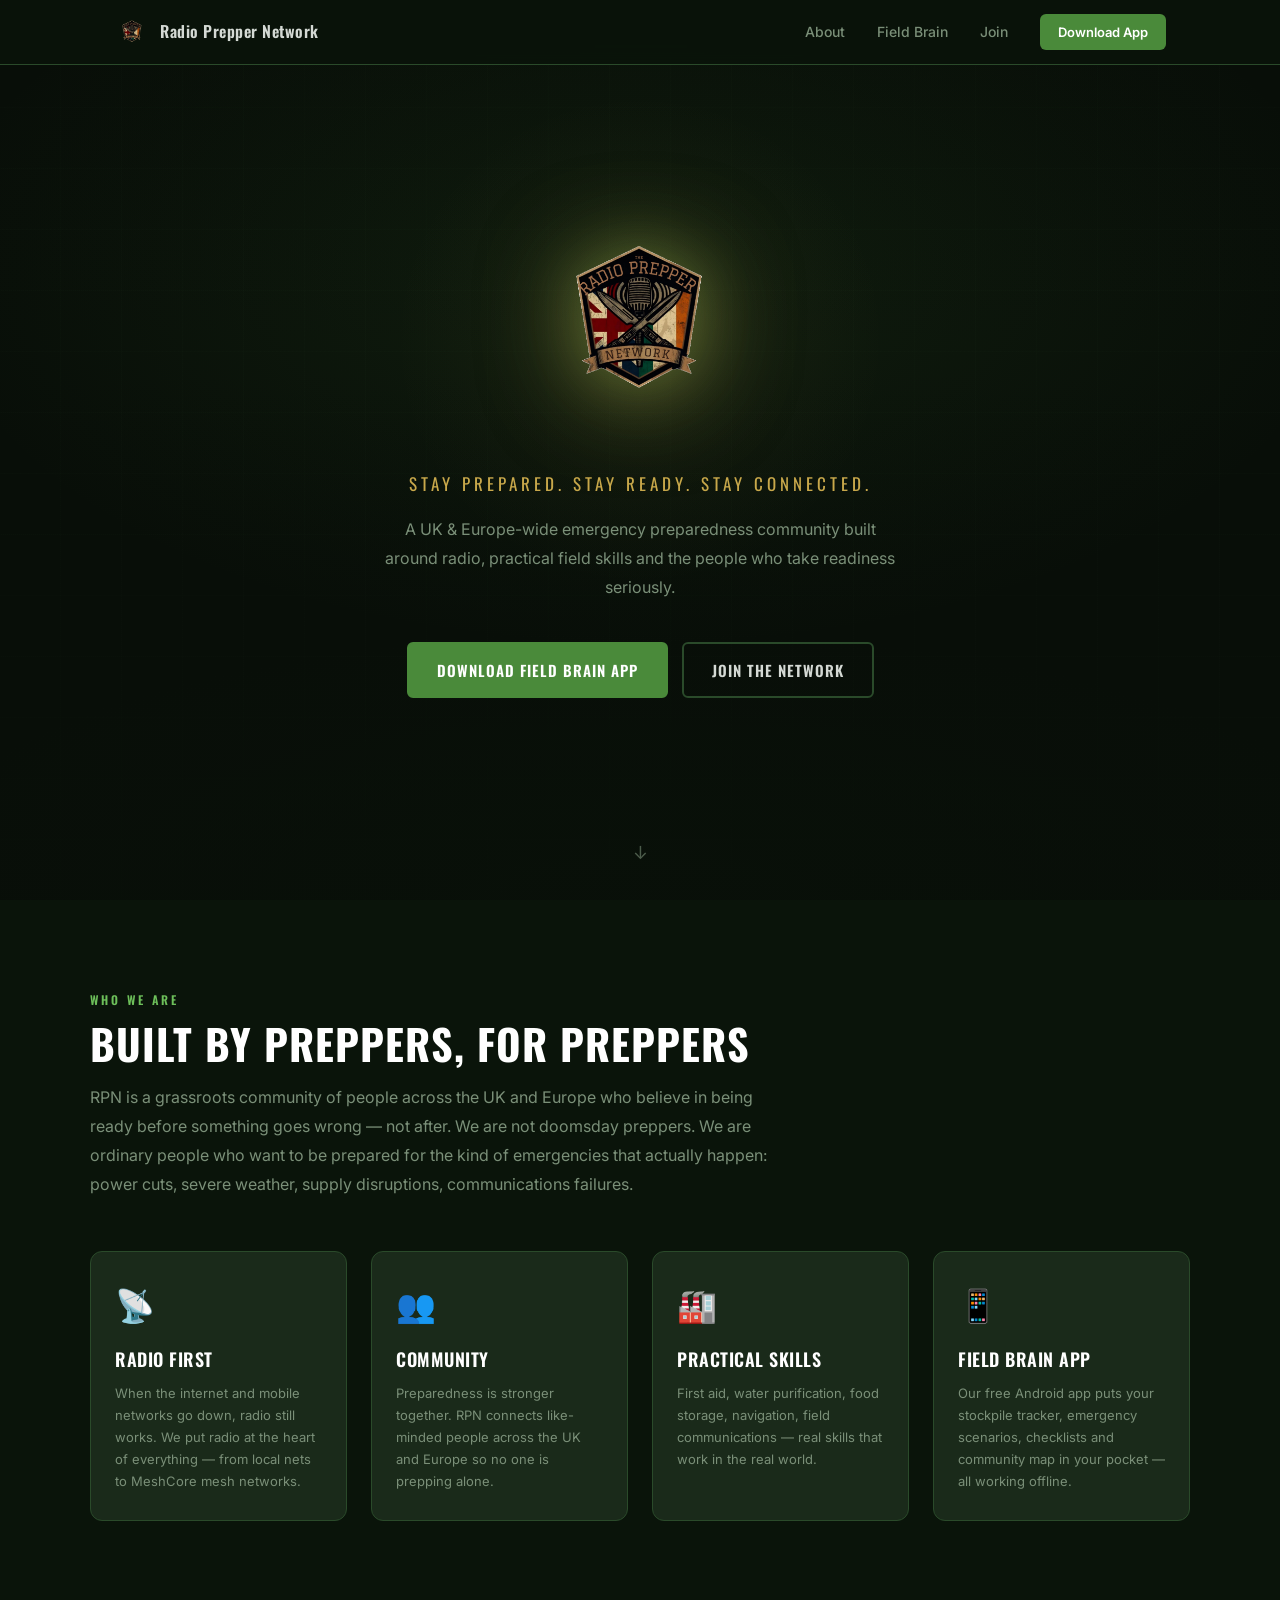
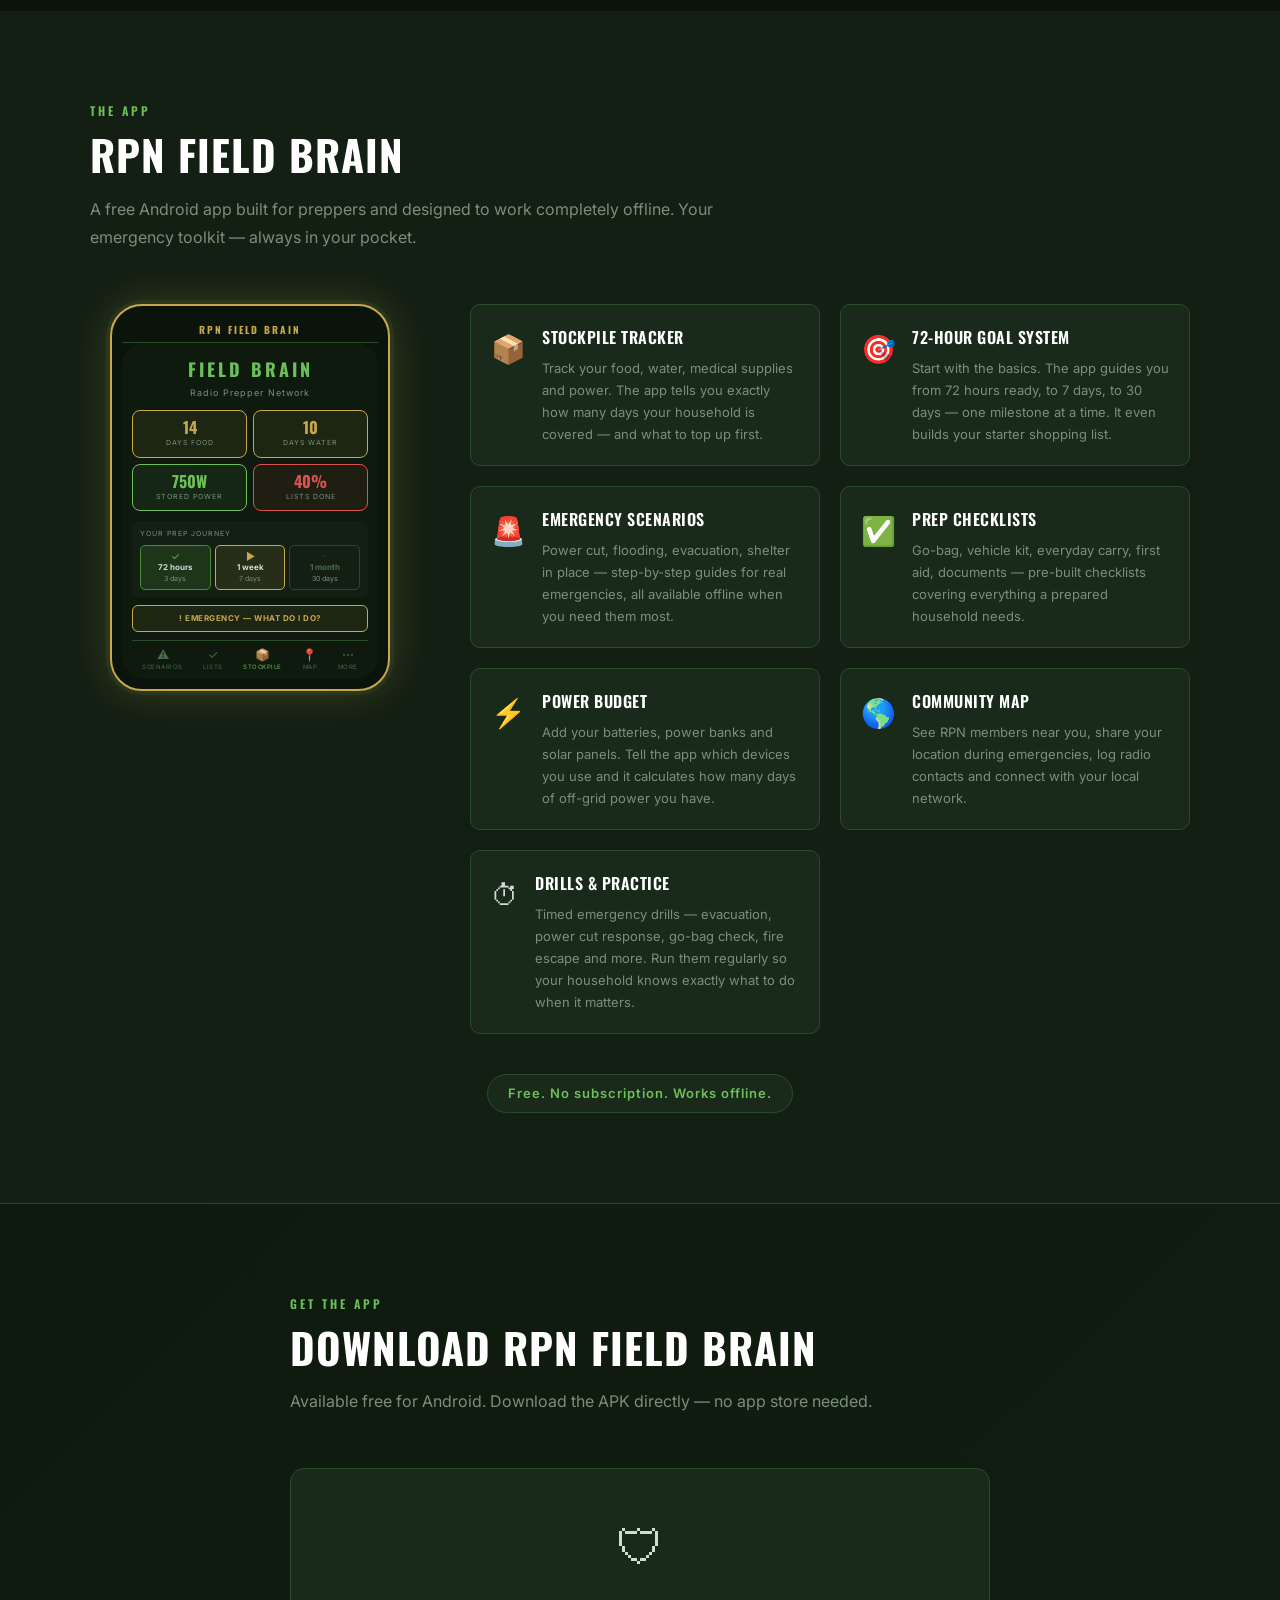
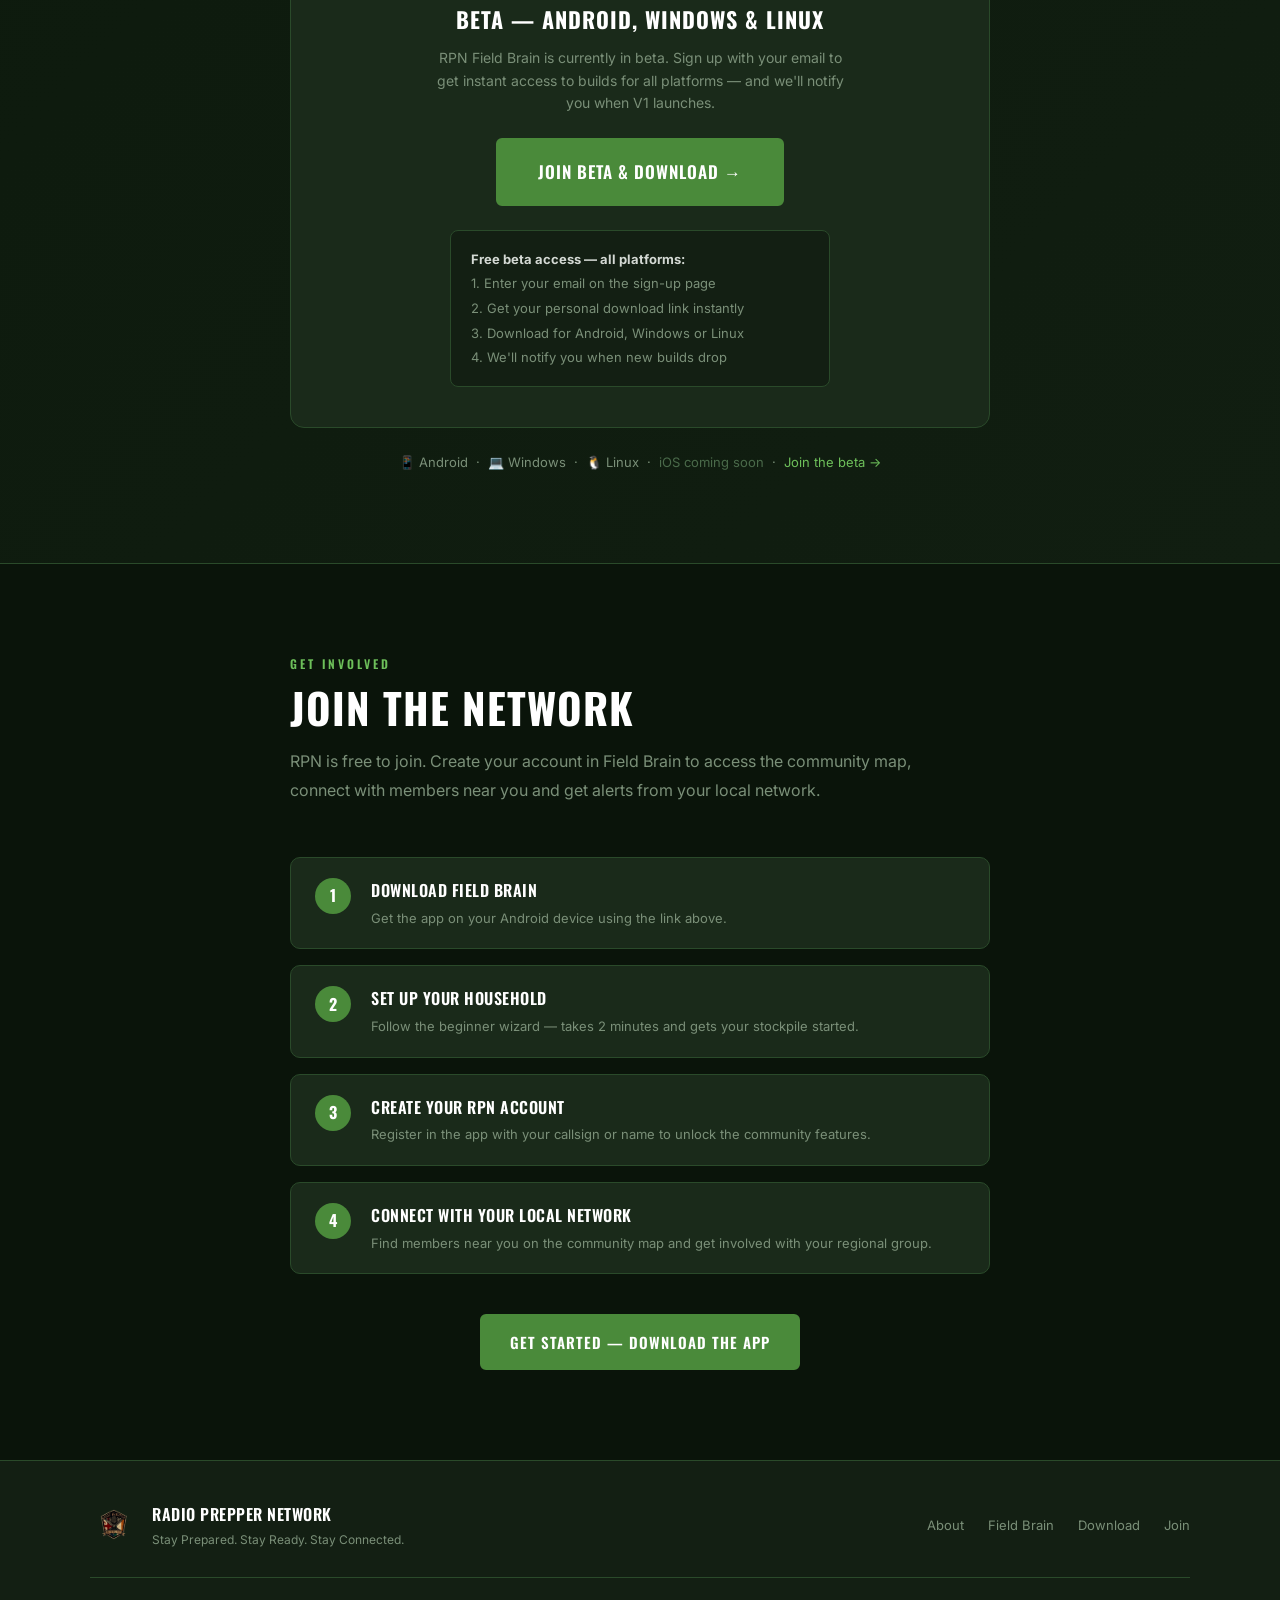
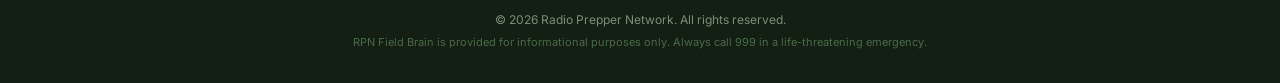
<file: index.html>
﻿<!DOCTYPE html>
<html lang="en">
<head>
    <meta charset="UTF-8">
    <meta name="viewport" content="width=device-width, initial-scale=1.0">
    <title>Radio Prepper Network — Stay Prepared, Stay Ready, Stay Connected</title>
    <meta name="description" content="The Radio Prepper Network is a UK and Europe-wide emergency preparedness community built around radio, field skills and the RPN Field Brain app.">
    <link rel="stylesheet" href="css/style.css">
    <link rel="preconnect" href="https://fonts.googleapis.com">
    <link href="https://fonts.googleapis.com/css2?family=Oswald:wght@400;600;700&family=Inter:wght@400;500;600&display=swap" rel="stylesheet">
</head>
<body>

<!-- NAV -->
<nav class="nav">
    <div class="nav-inner">
        <a href="#" class="nav-logo">
            <img src="img/rpn-logo.png" alt="RPN Logo" class="nav-logo-img">
            <span class="nav-logo-text">Radio Prepper Network</span>
        </a>
        <div class="nav-links">
            <a href="#about">About</a>
            <a href="#app">Field Brain</a>
            <a href="#join">Join</a>
            <a href="#download" class="nav-cta">Download App</a>
        </div>
        <button class="nav-hamburger" onclick="toggleMenu()" aria-label="Menu">
            <span></span><span></span><span></span>
        </button>
    </div>
    <div class="nav-mobile" id="nav-mobile">
        <a href="#about" onclick="toggleMenu()">About</a>
        <a href="#app" onclick="toggleMenu()">Field Brain</a>
        <a href="#join" onclick="toggleMenu()">Join</a>
        <a href="#download" onclick="toggleMenu()">Download App</a>
    </div>
</nav>

<!-- HERO -->
<section class="hero">
    <div class="hero-overlay"></div>
    <div class="hero-inner">
        <img src="img/rpn-logo.png" alt="Radio Prepper Network" class="hero-logo">
        <p class="hero-tagline">Stay Prepared. Stay Ready. Stay Connected.</p>
        <p class="hero-sub">A UK &amp; Europe-wide emergency preparedness community built around radio, practical field skills and the people who take readiness seriously.</p>
        <div class="hero-btns">
            <a href="#download" class="btn btn-primary">Download Field Brain App</a>
            <a href="#join" class="btn btn-outline">Join the Network</a>
        </div>
    </div>
    <div class="hero-scroll">
        <span>&#8595;</span>
    </div>
</section>

<!-- ABOUT -->
<section class="section" id="about">
    <div class="container">
        <div class="section-label">Who We Are</div>
        <h2 class="section-title">Built by preppers, for preppers</h2>
        <p class="section-intro">RPN is a grassroots community of people across the UK and Europe who believe in being ready before something goes wrong — not after. We are not doomsday preppers. We are ordinary people who want to be prepared for the kind of emergencies that actually happen: power cuts, severe weather, supply disruptions, communications failures.</p>

        <div class="pillars">
            <div class="pillar">
                <div class="pillar-icon">&#128225;</div>
                <h3>Radio First</h3>
                <p>When the internet and mobile networks go down, radio still works. We put radio at the heart of everything — from local nets to MeshCore mesh networks.</p>
            </div>
            <div class="pillar">
                <div class="pillar-icon">&#128101;</div>
                <h3>Community</h3>
                <p>Preparedness is stronger together. RPN connects like-minded people across the UK and Europe so no one is prepping alone.</p>
            </div>
            <div class="pillar">
                <div class="pillar-icon">&#127981;</div>
                <h3>Practical Skills</h3>
                <p>First aid, water purification, food storage, navigation, field communications — real skills that work in the real world.</p>
            </div>
            <div class="pillar">
                <div class="pillar-icon">&#128241;</div>
                <h3>Field Brain App</h3>
                <p>Our free Android app puts your stockpile tracker, emergency scenarios, checklists and community map in your pocket — all working offline.</p>
            </div>
        </div>
    </div>
</section>

<!-- APP -->
<section class="section section-dark" id="app">
    <div class="container">
        <div class="section-label">The App</div>
        <h2 class="section-title">RPN Field Brain</h2>
        <p class="section-intro">A free Android app built for preppers and designed to work completely offline. Your emergency toolkit &mdash; always in your pocket.</p>

        <div class="app-preview">
            <div class="phone-mockup">
                <div class="phone-frame">
                    <div class="phone-status-bar">RPN FIELD BRAIN</div>
                    <div class="phone-screen">
                        <div class="mock-title">FIELD BRAIN</div>
                        <div class="mock-sub">Radio Prepper Network</div>
                        <div class="mock-cards">
                            <div class="mock-card mock-card-amber">
                                <div class="mock-card-val">14</div>
                                <div class="mock-card-label">DAYS FOOD</div>
                            </div>
                            <div class="mock-card mock-card-amber">
                                <div class="mock-card-val">10</div>
                                <div class="mock-card-label">DAYS WATER</div>
                            </div>
                            <div class="mock-card mock-card-green">
                                <div class="mock-card-val">750W</div>
                                <div class="mock-card-label">STORED POWER</div>
                            </div>
                            <div class="mock-card mock-card-red">
                                <div class="mock-card-val">40%</div>
                                <div class="mock-card-label">LISTS DONE</div>
                            </div>
                        </div>
                        <div class="mock-journey">
                            <div class="mock-journey-label">YOUR PREP JOURNEY</div>
                            <div class="mock-milestones">
                                <div class="mock-ms mock-ms-done">
                                    <div class="mock-ms-icon">&#10003;</div>
                                    <div class="mock-ms-name">72 hours</div>
                                    <div class="mock-ms-days">3 days</div>
                                </div>
                                <div class="mock-ms mock-ms-active">
                                    <div class="mock-ms-icon">&#9654;</div>
                                    <div class="mock-ms-name">1 week</div>
                                    <div class="mock-ms-days">7 days</div>
                                </div>
                                <div class="mock-ms mock-ms-locked">
                                    <div class="mock-ms-icon">&#183;</div>
                                    <div class="mock-ms-name">1 month</div>
                                    <div class="mock-ms-days">30 days</div>
                                </div>
                            </div>
                        </div>
                        <div class="mock-emergency">! EMERGENCY &mdash; WHAT DO I DO?</div>
                        <div class="mock-nav">
                            <div class="mock-nav-item">&#9888;<br><span>SCENARIOS</span></div>
                            <div class="mock-nav-item">&#10003;<br><span>LISTS</span></div>
                            <div class="mock-nav-item mock-nav-active">&#128230;<br><span>STOCKPILE</span></div>
                            <div class="mock-nav-item">&#128205;<br><span>MAP</span></div>
                            <div class="mock-nav-item">&#8943;<br><span>MORE</span></div>
                        </div>
                    </div>
                </div>
            </div>
            <div class="features features-compact">
            <div class="feature">
                <div class="feature-icon">&#128230;</div>
                <div class="feature-body">
                    <h4>Stockpile Tracker</h4>
                    <p>Track your food, water, medical supplies and power. The app tells you exactly how many days your household is covered — and what to top up first.</p>
                </div>
            </div>
            <div class="feature">
                <div class="feature-icon">&#127919;</div>
                <div class="feature-body">
                    <h4>72-Hour Goal System</h4>
                    <p>Start with the basics. The app guides you from 72 hours ready, to 7 days, to 30 days — one milestone at a time. It even builds your starter shopping list.</p>
                </div>
            </div>
            <div class="feature">
                <div class="feature-icon">&#128680;</div>
                <div class="feature-body">
                    <h4>Emergency Scenarios</h4>
                    <p>Power cut, flooding, evacuation, shelter in place — step-by-step guides for real emergencies, all available offline when you need them most.</p>
                </div>
            </div>
            <div class="feature">
                <div class="feature-icon">&#9989;</div>
                <div class="feature-body">
                    <h4>Prep Checklists</h4>
                    <p>Go-bag, vehicle kit, everyday carry, first aid, documents — pre-built checklists covering everything a prepared household needs.</p>
                </div>
            </div>
            <div class="feature">
                <div class="feature-icon">&#9889;</div>
                <div class="feature-body">
                    <h4>Power Budget</h4>
                    <p>Add your batteries, power banks and solar panels. Tell the app which devices you use and it calculates how many days of off-grid power you have.</p>
                </div>
            </div>
            <div class="feature">
                <div class="feature-icon">&#127758;</div>
                <div class="feature-body">
                    <h4>Community Map</h4>
                    <p>See RPN members near you, share your location during emergencies, log radio contacts and connect with your local network.</p>
                </div>
            </div>
            <div class="feature">
                <div class="feature-icon">&#9201;</div>
                <div class="feature-body">
                    <h4>Drills &amp; Practice</h4>
                    <p>Timed emergency drills — evacuation, power cut response, go-bag check, fire escape and more. Run them regularly so your household knows exactly what to do when it matters.</p>
                </div>
            </div>
        </div>

            </div>
        </div>

        <div class="app-badges">
            <div class="badge-note">Free. No subscription. Works offline.</div>
        </div>
    </div>
</section>

<!-- DOWNLOAD -->
<section class="section section-accent" id="download">
    <div class="container container-narrow">
        <div class="section-label">Get the App</div>
        <h2 class="section-title">Download RPN Field Brain</h2>
        <p class="section-intro">Available free for Android. Download the APK directly — no app store needed.</p>

        <div class="download-box">
            <div class="download-icon">&#128737;</div>
            <h3>Beta — Android, Windows &amp; Linux</h3>
            <p>RPN Field Brain is currently in beta. Sign up with your email to get instant access to builds for all platforms — and we'll notify you when V1 launches.</p>
            <a href="beta.html" class="btn btn-primary btn-large">Join Beta &amp; Download &rarr;</a>
            <div class="download-note">
                <strong>Free beta access — all platforms:</strong><br>
                1. Enter your email on the sign-up page<br>
                2. Get your personal download link instantly<br>
                3. Download for Android, Windows or Linux<br>
                4. We'll notify you when new builds drop
            </div>
        </div>

        <div class="coming-soon">
            <p>&#128241; Android &nbsp;·&nbsp; &#128187; Windows &nbsp;·&nbsp; &#128039; Linux &nbsp;·&nbsp; <span style="color:#4a6a4a;">iOS coming soon</span> &nbsp;·&nbsp; <a href="beta.html" style="color:var(--green-bright);text-decoration:none;">Join the beta &rarr;</a></p>
        </div>
    </div>
</section>

<!-- JOIN -->
<section class="section" id="join">
    <div class="container container-narrow">
        <div class="section-label">Get Involved</div>
        <h2 class="section-title">Join the Network</h2>
        <p class="section-intro">RPN is free to join. Create your account in Field Brain to access the community map, connect with members near you and get alerts from your local network.</p>

        <div class="join-steps">
            <div class="join-step">
                <div class="step-num">1</div>
                <div class="step-body">
                    <h4>Download Field Brain</h4>
                    <p>Get the app on your Android device using the link above.</p>
                </div>
            </div>
            <div class="join-step">
                <div class="step-num">2</div>
                <div class="step-body">
                    <h4>Set up your household</h4>
                    <p>Follow the beginner wizard — takes 2 minutes and gets your stockpile started.</p>
                </div>
            </div>
            <div class="join-step">
                <div class="step-num">3</div>
                <div class="step-body">
                    <h4>Create your RPN account</h4>
                    <p>Register in the app with your callsign or name to unlock the community features.</p>
                </div>
            </div>
            <div class="join-step">
                <div class="step-num">4</div>
                <div class="step-body">
                    <h4>Connect with your local network</h4>
                    <p>Find members near you on the community map and get involved with your regional group.</p>
                </div>
            </div>
        </div>

        <div style="text-align:center;margin-top:40px;">
            <a href="#download" class="btn btn-primary">Get Started — Download the App</a>
        </div>
    </div>
</section>

<!-- FOOTER -->
<footer class="footer">
    <div class="container">
        <div class="footer-inner">
            <div class="footer-brand">
                <img src="img/rpn-logo.png" alt="RPN" class="footer-logo">
                <div>
                    <div class="footer-name">Radio Prepper Network</div>
                    <div class="footer-tagline">Stay Prepared. Stay Ready. Stay Connected.</div>
                </div>
            </div>
            <div class="footer-links">
                <a href="#about">About</a>
                <a href="#app">Field Brain</a>
                <a href="#download">Download</a>
                <a href="#join">Join</a>
            </div>
        </div>
        <div class="footer-bottom">
            <p>&copy; 2026 Radio Prepper Network. All rights reserved.</p>
            <p style="font-size:11px;color:#4a6a4a;margin-top:4px;">RPN Field Brain is provided for informational purposes only. Always call 999 in a life-threatening emergency.</p>
        </div>
    </div>
</footer>

<script src="js/main.js"></script>
</body>
</html>
</file>
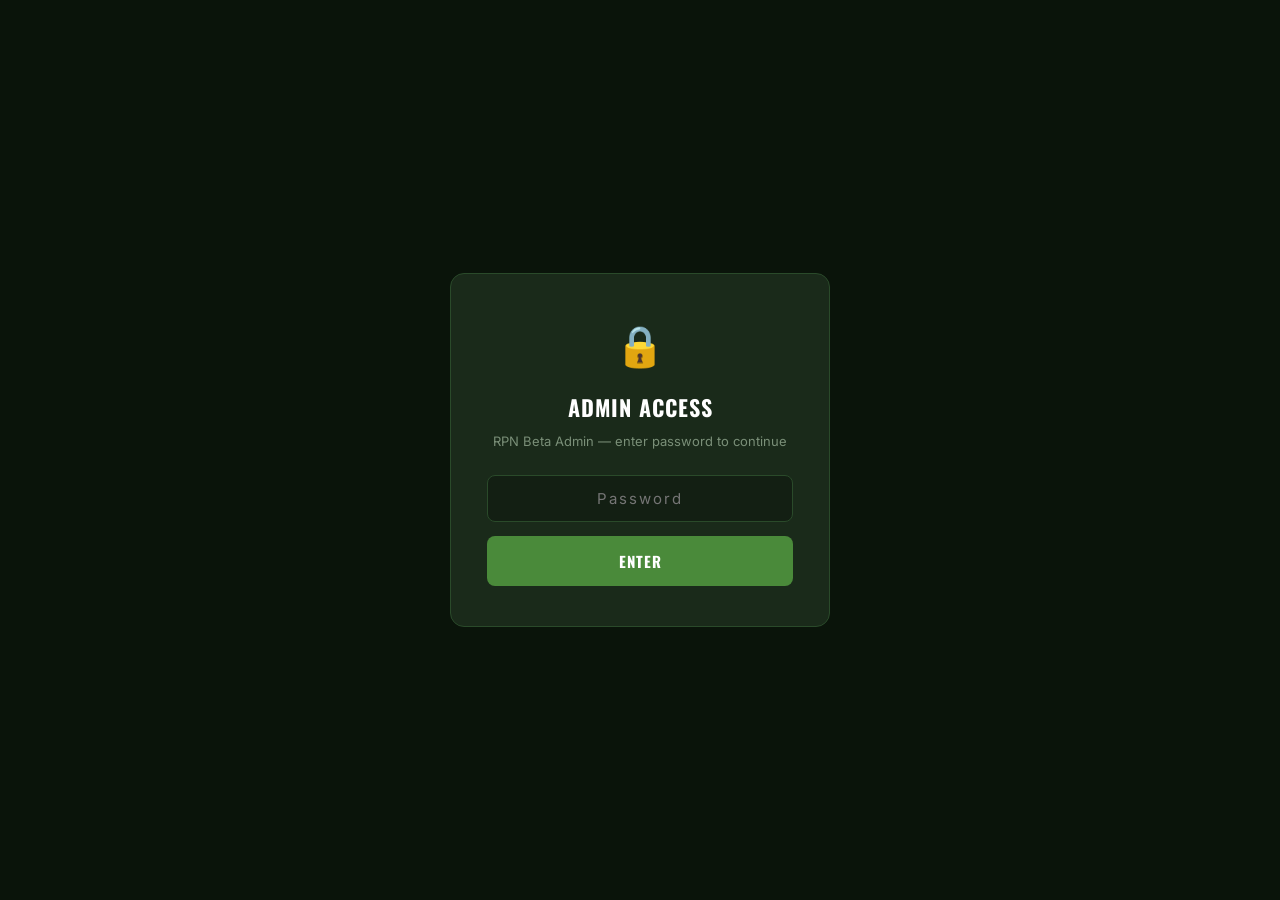
<file: admin-beta.html>
<!DOCTYPE html>
<html lang="en">
<head>
    <meta charset="UTF-8">
    <meta name="viewport" content="width=device-width, initial-scale=1.0">
    <title>RPN Beta Admin</title>
    <link rel="stylesheet" href="css/style.css">
    <link rel="preconnect" href="https://fonts.googleapis.com">
    <link href="https://fonts.googleapis.com/css2?family=Oswald:wght@400;600;700&family=Inter:wght@400;500;600&display=swap" rel="stylesheet">
    <style>
        body { padding-top: 64px; }
        .admin-main { max-width: 1100px; margin: 0 auto; padding: 40px 24px 80px; }
        .admin-header { margin-bottom: 32px; }
        .admin-header h1 {
            font-family: var(--font-heading);
            font-size: 28px;
            font-weight: 700;
            color: var(--white);
            text-transform: uppercase;
            letter-spacing: 2px;
            margin-bottom: 4px;
        }
        .admin-header p { font-size: 13px; color: var(--text-muted); }
        .stats-row { display: grid; grid-template-columns: repeat(auto-fit, minmax(160px,1fr)); gap: 14px; margin-bottom: 32px; }
        .stat-card {
            background: var(--green-surface);
            border: 1px solid var(--green-border);
            border-radius: 10px;
            padding: 20px;
        }
        .stat-val { font-family: var(--font-heading); font-size: 32px; font-weight: 700; color: var(--green-bright); line-height: 1; }
        .stat-label { font-size: 11px; color: var(--text-muted); text-transform: uppercase; letter-spacing: 1px; margin-top: 5px; }
        .toolbar {
            display: flex;
            gap: 12px;
            flex-wrap: wrap;
            align-items: center;
            margin-bottom: 20px;
        }
        .search-input {
            flex: 1;
            min-width: 200px;
            background: var(--green-surface);
            border: 1px solid var(--green-border);
            border-radius: 8px;
            padding: 11px 16px;
            font-size: 14px;
            color: var(--text);
            font-family: var(--font-body);
            outline: none;
        }
        .search-input:focus { border-color: var(--green-accent); }
        .search-input::placeholder { color: #3a5a3a; }
        .btn-export {
            background: none;
            border: 1px solid var(--green-border);
            border-radius: 8px;
            padding: 11px 20px;
            font-size: 13px;
            font-family: var(--font-body);
            color: var(--text-muted);
            cursor: pointer;
            transition: border-color 0.2s, color 0.2s;
            white-space: nowrap;
        }
        .btn-export:hover { border-color: var(--green-accent); color: var(--green-bright); }
        .btn-refresh {
            background: var(--green-accent);
            border: none;
            border-radius: 8px;
            padding: 11px 20px;
            font-size: 13px;
            font-family: var(--font-body);
            color: var(--white);
            cursor: pointer;
            white-space: nowrap;
        }
        .btn-refresh:hover { background: var(--green-bright); }
        .table-wrap {
            background: var(--green-surface);
            border: 1px solid var(--green-border);
            border-radius: 12px;
            overflow: hidden;
        }
        .data-table { width: 100%; border-collapse: collapse; font-size: 13px; }
        .data-table th {
            text-align: left;
            padding: 12px 16px;
            font-family: var(--font-heading);
            font-size: 11px;
            font-weight: 600;
            letter-spacing: 1.5px;
            text-transform: uppercase;
            color: var(--green-bright);
            background: var(--green-mid);
            border-bottom: 1px solid var(--green-border);
            cursor: pointer;
            user-select: none;
            white-space: nowrap;
        }
        .data-table th:hover { color: var(--white); }
        .data-table td {
            padding: 11px 16px;
            border-bottom: 1px solid #1a2a1a;
            color: var(--text);
            vertical-align: middle;
        }
        .data-table tr:last-child td { border-bottom: none; }
        .data-table tr:hover td { background: rgba(42,74,42,0.2); }
        .email-cell { color: var(--green-bright); font-weight: 500; }
        .dl-count {
            display: inline-block;
            background: var(--green-mid);
            border: 1px solid var(--green-border);
            border-radius: 20px;
            padding: 2px 10px;
            font-size: 11px;
            color: var(--text-muted);
        }
        .dl-count.has-dl { border-color: var(--green-accent); color: var(--green-bright); }
        .token-cell { font-size: 11px; color: #3a5a3a; font-family: monospace; max-width: 120px; overflow: hidden; text-overflow: ellipsis; white-space: nowrap; }
        .copy-btn { background: none; border: none; cursor: pointer; color: #4a6a4a; font-size: 12px; padding: 2px 4px; }
        .copy-btn:hover { color: var(--green-bright); }
        .no-results { text-align: center; padding: 48px; color: var(--text-muted); font-size: 14px; }
        .table-count { font-size: 12px; color: var(--text-muted); margin-bottom: 10px; }

        /* Password gate */
        .gate {
            position: fixed; inset: 0; background: var(--green-dark);
            display: flex; align-items: center; justify-content: center; z-index: 9999;
        }
        .gate-box {
            background: var(--green-surface);
            border: 1px solid var(--green-border);
            border-radius: 14px;
            padding: 40px 36px;
            max-width: 380px;
            width: 100%;
            text-align: center;
        }
        .gate-box h2 {
            font-family: var(--font-heading);
            font-size: 22px;
            font-weight: 700;
            color: var(--white);
            text-transform: uppercase;
            letter-spacing: 1px;
            margin-bottom: 6px;
        }
        .gate-box p { font-size: 13px; color: var(--text-muted); margin-bottom: 24px; }
        .gate-input {
            width: 100%;
            background: var(--green-mid);
            border: 1px solid var(--green-border);
            border-radius: 8px;
            padding: 13px 16px;
            font-size: 15px;
            color: var(--text);
            font-family: var(--font-body);
            outline: none;
            text-align: center;
            letter-spacing: 2px;
            margin-bottom: 14px;
        }
        .gate-input:focus { border-color: var(--green-accent); }
        .gate-btn {
            width: 100%;
            background: var(--green-accent);
            border: none;
            border-radius: 8px;
            padding: 14px;
            font-family: var(--font-heading);
            font-size: 15px;
            font-weight: 700;
            letter-spacing: 1px;
            text-transform: uppercase;
            color: var(--white);
            cursor: pointer;
        }
        .gate-btn:hover { background: var(--green-bright); }
        .gate-error { color: #e07070; font-size: 13px; margin-top: 10px; display: none; }

        @media (max-width: 768px) {
            .data-table th:nth-child(4),
            .data-table td:nth-child(4),
            .data-table th:nth-child(5),
            .data-table td:nth-child(5) { display: none; }
        }
    </style>
</head>
<body>

<!-- PASSWORD GATE -->
<div class="gate" id="gate">
    <div class="gate-box">
        <div style="font-size:40px;margin-bottom:12px;">&#128274;</div>
        <h2>Admin Access</h2>
        <p>RPN Beta Admin — enter password to continue</p>
        <input type="password" class="gate-input" id="gatePass" placeholder="Password" onkeydown="if(event.key==='Enter')checkPass()">
        <button class="gate-btn" onclick="checkPass()">Enter</button>
        <div class="gate-error" id="gateErr">Incorrect password.</div>
    </div>
</div>

<nav class="nav">
    <div class="nav-inner">
        <a href="index.html" class="nav-logo">
            <img src="img/rpn-logo.png" alt="RPN Logo" class="nav-logo-img">
            <span class="nav-logo-text">Radio Prepper Network</span>
        </a>
        <div class="nav-links">
            <a href="index.html">Website</a>
            <a href="beta.html">Beta Page</a>
        </div>
    </div>
</nav>

<div class="admin-main" id="adminContent" style="display:none;">
    <div class="admin-header">
        <h1>&#9881; Beta Admin</h1>
        <p>RPN Field Brain Beta — tester management dashboard</p>
    </div>

    <div class="stats-row" id="statsRow">
        <div class="stat-card"><div class="stat-val" id="statTotal">—</div><div class="stat-label">Total Signups</div></div>
        <div class="stat-card"><div class="stat-val" id="statToday">—</div><div class="stat-label">Signups Today</div></div>
        <div class="stat-card"><div class="stat-val" id="statDownloads">—</div><div class="stat-label">Total Downloads</div></div>
        <div class="stat-card"><div class="stat-val" id="statActive">—</div><div class="stat-label">Downloaded App</div></div>
    </div>

    <div class="toolbar">
        <input type="search" class="search-input" id="searchInput" placeholder="Search by name or email…" oninput="filterTable()">
        <button class="btn-refresh" onclick="loadData()">&#8635; Refresh</button>
        <button class="btn-export" onclick="exportCsv()">&#8659; Export CSV</button>
    </div>

    <div class="table-count" id="tableCount"></div>

    <div class="table-wrap">
        <table class="data-table">
            <thead>
                <tr>
                    <th onclick="sortBy('name')"># &nbsp;Name &#8597;</th>
                    <th onclick="sortBy('email')">Email &#8597;</th>
                    <th onclick="sortBy('signed_up_at')">Signed Up &#8597;</th>
                    <th onclick="sortBy('download_count')">Downloads &#8597;</th>
                    <th onclick="sortBy('last_downloaded_at')">Last Download &#8597;</th>
                    <th>Link</th>
                </tr>
            </thead>
            <tbody id="tableBody">
                <tr><td colspan="6" class="no-results">Loading…</td></tr>
            </tbody>
        </table>
    </div>
</div>

<script>
const API = 'https://rpn-server.onrender.com';

// ============================================================
// ADMIN CONFIG
// Set BETA_ADMIN_KEY env var on your Render service.
// The password below must match that env var value.
// ============================================================
const ADMIN_PASSWORD = 'RPNAdmin2026';
// ============================================================

let _adminKey = '';
let _allData  = [];
let _sortCol  = 'signed_up_at';
let _sortAsc  = false;

function checkPass() {
    const val = document.getElementById('gatePass').value;
    if (val === ADMIN_PASSWORD) {
        _adminKey = val;
        document.getElementById('gate').style.display = 'none';
        document.getElementById('adminContent').style.display = 'block';
        loadData();
    } else {
        document.getElementById('gateErr').style.display = 'block';
        document.getElementById('gatePass').value = '';
        document.getElementById('gatePass').focus();
    }
}

async function loadData() {
    document.getElementById('tableBody').innerHTML = '<tr><td colspan="6" class="no-results">Loading…</td></tr>';

    try {
        const res = await fetch(API + '/beta/admin/testers', {
            headers: { 'x-admin-key': _adminKey }
        });
        if (!res.ok) throw new Error('Server error ' + res.status);
        const data = await res.json();
        _allData = data || [];
        updateStats(_allData);
        renderTable(_allData);
    } catch(err) {
        document.getElementById('tableBody').innerHTML = '<tr><td colspan="6" class="no-results" style="color:#e07070;">Error loading data: ' + err.message + '</td></tr>';
    }
}

function updateStats(data) {
    const today = new Date().toISOString().slice(0, 10);
    document.getElementById('statTotal').textContent     = data.length;
    document.getElementById('statToday').textContent     = data.filter(r => (r.signed_up_at || '').slice(0,10) === today).length;
    document.getElementById('statDownloads').textContent = data.reduce((s, r) => s + (r.download_count || 0), 0);
    document.getElementById('statActive').textContent    = data.filter(r => r.download_count > 0).length;
}

function fmtDate(iso) {
    if (!iso) return '—';
    const d = new Date(iso);
    return d.toLocaleDateString('en-GB', { day:'2-digit', month:'short', year:'numeric' })
        + ' ' + d.toLocaleTimeString('en-GB', { hour:'2-digit', minute:'2-digit' });
}

function renderTable(data) {
    document.getElementById('tableCount').textContent = 'Showing ' + data.length + ' of ' + _allData.length + ' testers';

    if (!data.length) {
        document.getElementById('tableBody').innerHTML = '<tr><td colspan="6" class="no-results">No results found.</td></tr>';
        return;
    }

    const origin = window.location.origin;
    document.getElementById('tableBody').innerHTML = data.map(function(r, i) {
        const dlClass = r.download_count > 0 ? 'dl-count has-dl' : 'dl-count';
        const dlLink  = origin + '/download.html?token=' + r.token;
        return '<tr>'
            + '<td style="color:var(--text-muted);font-size:12px;">' + (r.name ? '<strong style="color:var(--text);">' + esc(r.name) + '</strong>' : '<span style="color:#3a5a3a;">—</span>') + '</td>'
            + '<td class="email-cell">' + esc(r.email) + '</td>'
            + '<td style="font-size:12px;color:var(--text-muted);white-space:nowrap;">' + fmtDate(r.signed_up_at) + '</td>'
            + '<td><span class="' + dlClass + '">' + (r.download_count || 0) + '</span></td>'
            + '<td style="font-size:12px;color:var(--text-muted);white-space:nowrap;">' + fmtDate(r.last_downloaded_at) + '</td>'
            + '<td><button class="copy-btn" onclick="copyLink(\'' + r.token + '\')" title="Copy download link">&#128279; Copy</button></td>'
            + '</tr>';
    }).join('');
}

function copyLink(token) {
    const link = window.location.origin + '/download.html?token=' + token;
    navigator.clipboard.writeText(link).then(function() {
        // brief visual feedback handled by browser
    });
}

function filterTable() {
    const q = document.getElementById('searchInput').value.toLowerCase();
    const filtered = !q ? _allData : _allData.filter(function(r) {
        return (r.email || '').toLowerCase().includes(q) || (r.name || '').toLowerCase().includes(q);
    });
    renderTable(filtered);
}

function sortBy(col) {
    if (_sortCol === col) { _sortAsc = !_sortAsc; } else { _sortCol = col; _sortAsc = false; }
    const sorted = [..._allData].sort(function(a, b) {
        const av = a[col] || ''; const bv = b[col] || '';
        const cmp = typeof av === 'number' ? av - bv : av.toString().localeCompare(bv.toString());
        return _sortAsc ? cmp : -cmp;
    });
    renderTable(sorted);
}

function exportCsv() {
    const headers = ['Name', 'Email', 'Signed Up', 'Download Count', 'Last Downloaded', 'IP Address', 'Token'];
    const rows = _allData.map(function(r) {
        return [
            r.name || '',
            r.email,
            r.signed_up_at ? new Date(r.signed_up_at).toLocaleString('en-GB') : '',
            r.download_count || 0,
            r.last_downloaded_at ? new Date(r.last_downloaded_at).toLocaleString('en-GB') : '',
            r.ip_address || '',
            r.token
        ].map(function(v) { return '"' + String(v).replace(/"/g, '""') + '"'; }).join(',');
    });
    const csv = [headers.join(','), ...rows].join('\n');
    const blob = new Blob([csv], { type: 'text/csv' });
    const url  = URL.createObjectURL(blob);
    const a    = document.createElement('a');
    a.href     = url;
    a.download = 'rpn-beta-testers-' + new Date().toISOString().slice(0,10) + '.csv';
    a.click();
    URL.revokeObjectURL(url);
}

function esc(s) {
    return String(s).replace(/&/g,'&amp;').replace(/</g,'&lt;').replace(/>/g,'&gt;');
}
</script>
</body>
</html>
</file>
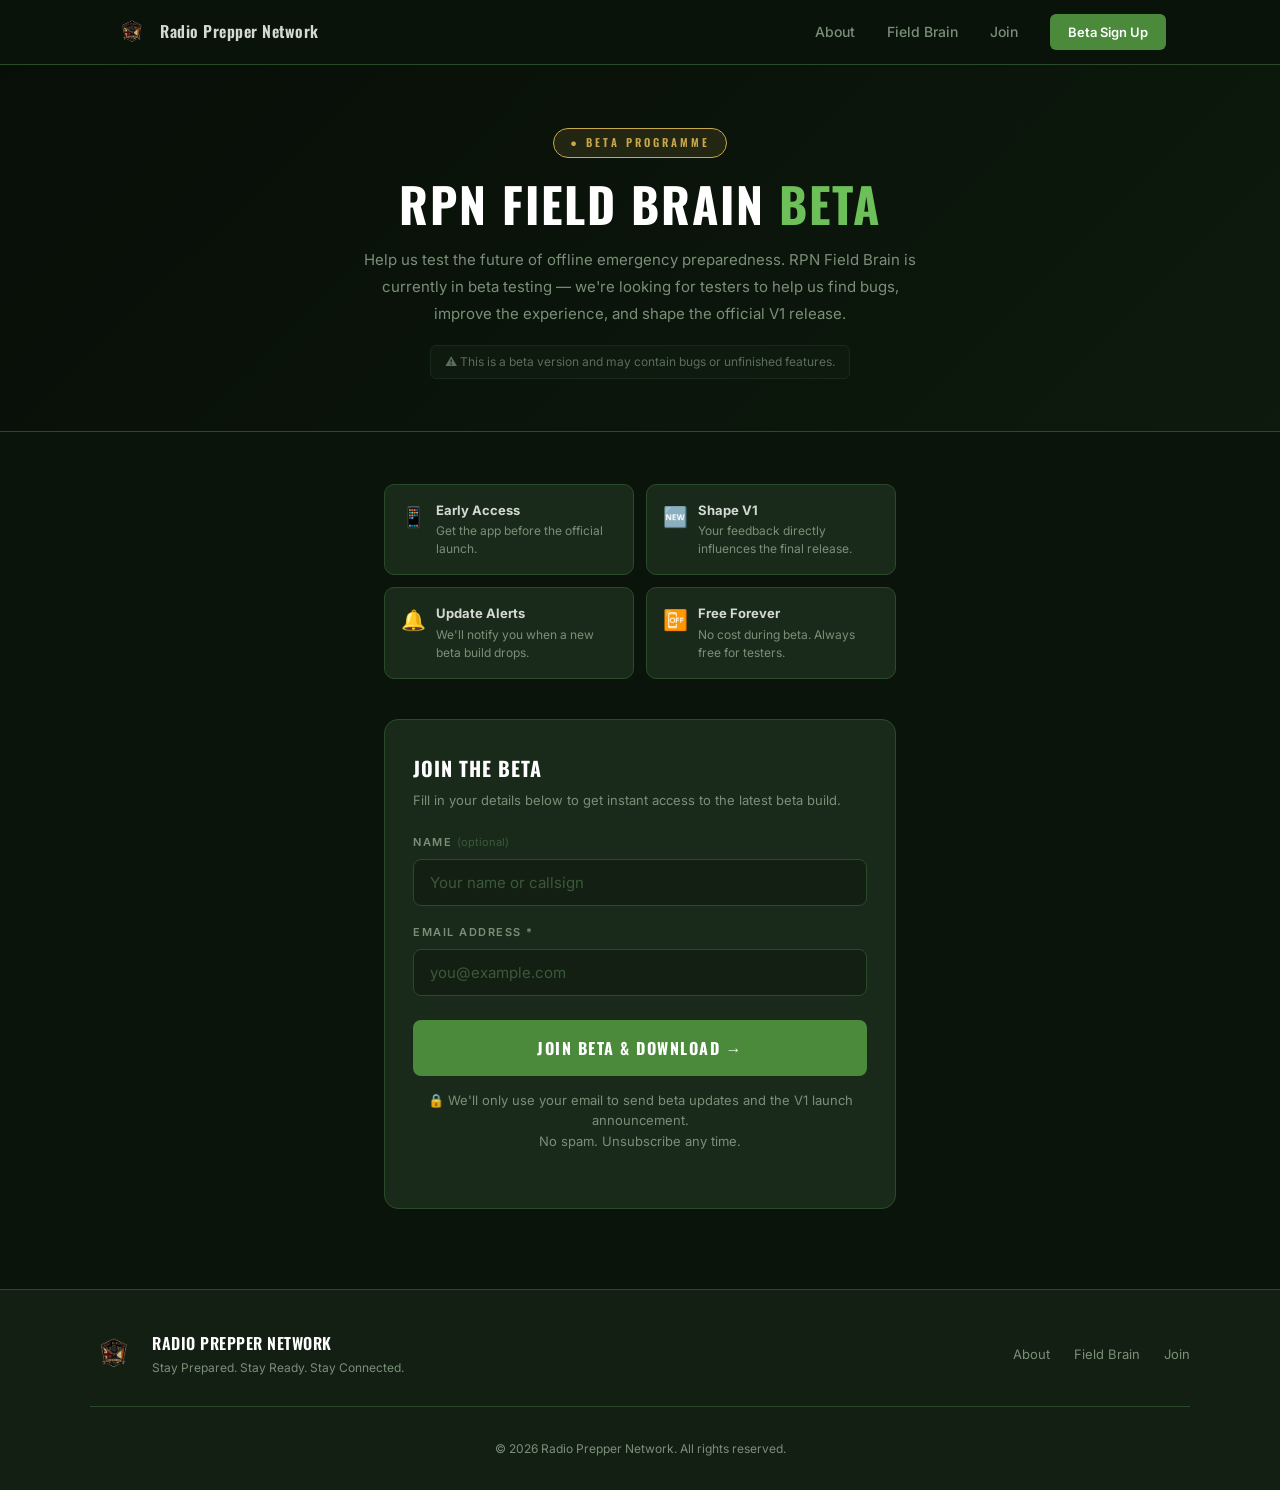
<file: beta.html>
<!DOCTYPE html>
<html lang="en">
<head>
    <meta charset="UTF-8">
    <meta name="viewport" content="width=device-width, initial-scale=1.0">
    <title>RPN Field Brain Beta — Sign Up</title>
    <meta name="description" content="Join the RPN Field Brain beta programme. Help us test the future of offline emergency preparedness.">
    <link rel="stylesheet" href="css/style.css">
    <link rel="preconnect" href="https://fonts.googleapis.com">
    <link href="https://fonts.googleapis.com/css2?family=Oswald:wght@400;600;700&family=Inter:wght@400;500;600&display=swap" rel="stylesheet">
    <style>
        .beta-page { padding-top: 64px; min-height: 100vh; background: var(--green-dark); }
        .beta-hero {
            background: linear-gradient(135deg, #080e08 0%, #0d1a0d 100%);
            border-bottom: 1px solid var(--green-border);
            padding: 64px 24px 52px;
            text-align: center;
        }
        .beta-badge {
            display: inline-block;
            background: rgba(200,168,75,0.12);
            border: 1px solid var(--gold);
            border-radius: 20px;
            padding: 5px 16px;
            font-family: var(--font-heading);
            font-size: 11px;
            font-weight: 600;
            letter-spacing: 3px;
            text-transform: uppercase;
            color: var(--gold);
            margin-bottom: 20px;
        }
        .beta-hero h1 {
            font-family: var(--font-heading);
            font-size: clamp(28px, 5vw, 48px);
            font-weight: 700;
            color: var(--white);
            text-transform: uppercase;
            letter-spacing: 2px;
            margin-bottom: 16px;
            line-height: 1.1;
        }
        .beta-hero h1 span { color: var(--green-bright); }
        .beta-hero p {
            font-size: 15px;
            color: var(--text-muted);
            line-height: 1.8;
            max-width: 560px;
            margin: 0 auto;
        }
        .beta-disclaimer {
            display: inline-block;
            margin-top: 18px;
            font-size: 12px;
            color: #5a6e5a;
            background: #0d1a0d;
            border: 1px solid #1a2a1a;
            border-radius: 6px;
            padding: 6px 14px;
        }
        .beta-main {
            max-width: 560px;
            margin: 0 auto;
            padding: 52px 24px 80px;
        }
        .beta-perks {
            display: grid;
            grid-template-columns: 1fr 1fr;
            gap: 12px;
            margin-bottom: 40px;
        }
        .beta-perk {
            background: var(--green-surface);
            border: 1px solid var(--green-border);
            border-radius: 10px;
            padding: 16px;
            display: flex;
            gap: 10px;
            align-items: flex-start;
        }
        .beta-perk-icon { font-size: 20px; flex-shrink: 0; }
        .beta-perk-text { font-size: 12px; color: var(--text-muted); line-height: 1.5; }
        .beta-perk-text strong { display: block; color: var(--text); font-size: 13px; margin-bottom: 2px; }
        .form-box {
            background: var(--green-surface);
            border: 1px solid var(--green-border);
            border-radius: 14px;
            padding: 32px 28px;
        }
        .form-box h2 {
            font-family: var(--font-heading);
            font-size: 20px;
            font-weight: 700;
            color: var(--white);
            text-transform: uppercase;
            letter-spacing: 1px;
            margin-bottom: 6px;
        }
        .form-box p {
            font-size: 13px;
            color: var(--text-muted);
            margin-bottom: 24px;
        }
        .form-field { margin-bottom: 18px; }
        .form-field label {
            display: block;
            font-size: 11px;
            font-weight: 600;
            letter-spacing: 1.5px;
            text-transform: uppercase;
            color: var(--text-muted);
            margin-bottom: 7px;
        }
        .form-field input {
            width: 100%;
            background: var(--green-mid);
            border: 1px solid var(--green-border);
            border-radius: 8px;
            padding: 13px 16px;
            font-size: 15px;
            color: var(--text);
            font-family: var(--font-body);
            transition: border-color 0.2s;
            outline: none;
        }
        .form-field input:focus { border-color: var(--green-accent); }
        .form-field input::placeholder { color: #3a5a3a; }
        .btn-submit {
            width: 100%;
            background: var(--green-accent);
            color: var(--white);
            border: none;
            border-radius: 8px;
            padding: 16px;
            font-family: var(--font-heading);
            font-size: 16px;
            font-weight: 700;
            letter-spacing: 1.5px;
            text-transform: uppercase;
            cursor: pointer;
            transition: background 0.2s, transform 0.15s;
            margin-top: 6px;
        }
        .btn-submit:hover:not(:disabled) { background: var(--green-bright); transform: translateY(-1px); }
        .btn-submit:disabled { opacity: 0.6; cursor: not-allowed; }
        .form-note {
            font-size: 11px;
            color: #3a5a3a;
            text-align: center;
            margin-top: 14px;
            line-height: 1.6;
        }
        .form-error {
            background: rgba(192,57,43,0.12);
            border: 1px solid rgba(192,57,43,0.4);
            border-radius: 8px;
            padding: 12px 16px;
            font-size: 13px;
            color: #e07070;
            margin-bottom: 16px;
            display: none;
        }
        @media (max-width: 480px) {
            .beta-perks { grid-template-columns: 1fr; }
            .form-box { padding: 24px 18px; }
        }
    </style>
</head>
<body>

<nav class="nav">
    <div class="nav-inner">
        <a href="index.html" class="nav-logo">
            <img src="img/rpn-logo.png" alt="RPN Logo" class="nav-logo-img">
            <span class="nav-logo-text">Radio Prepper Network</span>
        </a>
        <div class="nav-links">
            <a href="index.html#about">About</a>
            <a href="index.html#app">Field Brain</a>
            <a href="index.html#join">Join</a>
            <a href="beta.html" class="nav-cta">Beta Sign Up</a>
        </div>
        <button class="nav-hamburger" onclick="this.closest('nav').querySelector('.nav-mobile').classList.toggle('open')" aria-label="Menu">
            <span></span><span></span><span></span>
        </button>
    </div>
    <div class="nav-mobile">
        <a href="index.html#about">About</a>
        <a href="index.html#app">Field Brain</a>
        <a href="index.html#join">Join</a>
        <a href="beta.html">Beta Sign Up</a>
    </div>
</nav>

<div class="beta-page">

    <div class="beta-hero">
        <div class="beta-badge">&#9679; Beta Programme</div>
        <h1>RPN Field Brain <span>Beta</span></h1>
        <p>Help us test the future of offline emergency preparedness. RPN Field Brain is currently in beta testing — we're looking for testers to help us find bugs, improve the experience, and shape the official V1 release.</p>
        <div class="beta-disclaimer">&#9888; This is a beta version and may contain bugs or unfinished features.</div>
    </div>

    <div class="beta-main">

        <div class="beta-perks">
            <div class="beta-perk">
                <div class="beta-perk-icon">&#128241;</div>
                <div class="beta-perk-text">
                    <strong>Early Access</strong>
                    Get the app before the official launch.
                </div>
            </div>
            <div class="beta-perk">
                <div class="beta-perk-icon">&#127381;</div>
                <div class="beta-perk-text">
                    <strong>Shape V1</strong>
                    Your feedback directly influences the final release.
                </div>
            </div>
            <div class="beta-perk">
                <div class="beta-perk-icon">&#128276;</div>
                <div class="beta-perk-text">
                    <strong>Update Alerts</strong>
                    We'll notify you when a new beta build drops.
                </div>
            </div>
            <div class="beta-perk">
                <div class="beta-perk-icon">&#128244;</div>
                <div class="beta-perk-text">
                    <strong>Free Forever</strong>
                    No cost during beta. Always free for testers.
                </div>
            </div>
        </div>

        <div class="form-box">
            <h2>Join the Beta</h2>
            <p>Fill in your details below to get instant access to the latest beta build.</p>

            <div class="form-error" id="formError"></div>

            <form id="betaForm" onsubmit="submitForm(event)">
                <div class="form-field">
                    <label for="f_name">Name <span style="color:#3a5a3a;font-weight:400;text-transform:none;letter-spacing:0;">(optional)</span></label>
                    <input type="text" id="f_name" placeholder="Your name or callsign" autocomplete="name">
                </div>
                <div class="form-field">
                    <label for="f_email">Email Address *</label>
                    <input type="email" id="f_email" placeholder="you@example.com" autocomplete="email" required>
                </div>
                <button type="submit" class="btn-submit" id="submitBtn">Join Beta &amp; Download &#8594;</button>
            </form>

            <p class="form-note">
                &#128274; We'll only use your email to send beta updates and the V1 launch announcement.<br>
                No spam. Unsubscribe any time.
            </p>
        </div>

    </div>
</div>

<footer class="footer">
    <div class="container">
        <div class="footer-inner">
            <div class="footer-brand">
                <img src="img/rpn-logo.png" alt="RPN" class="footer-logo">
                <div>
                    <div class="footer-name">Radio Prepper Network</div>
                    <div class="footer-tagline">Stay Prepared. Stay Ready. Stay Connected.</div>
                </div>
            </div>
            <div class="footer-links">
                <a href="index.html#about">About</a>
                <a href="index.html#app">Field Brain</a>
                <a href="index.html#join">Join</a>
            </div>
        </div>
        <div class="footer-bottom">
            <p>&copy; 2026 Radio Prepper Network. All rights reserved.</p>
        </div>
    </div>
</footer>

<script>
const API = 'https://rpn-server.onrender.com';

function showError(msg) {
    const el = document.getElementById('formError');
    el.textContent = msg;
    el.style.display = 'block';
    window.scrollTo({ top: el.offsetTop - 80, behavior: 'smooth' });
}

function hideError() {
    document.getElementById('formError').style.display = 'none';
}

async function getIp() {
    try {
        const r = await fetch('https://api.ipify.org?format=json');
        const d = await r.json();
        return d.ip || null;
    } catch(e) { return null; }
}

async function submitForm(e) {
    e.preventDefault();
    hideError();

    const name  = document.getElementById('f_name').value.trim();
    const email = document.getElementById('f_email').value.trim().toLowerCase();

    if (!email) { showError('Please enter your email address.'); return; }
    if (!/^[^\s@]+@[^\s@]+\.[^\s@]+$/.test(email)) { showError('Please enter a valid email address.'); return; }

    const btn = document.getElementById('submitBtn');
    btn.disabled = true;
    btn.textContent = 'Signing you up…';

    const ip = await getIp();

    try {
        const res = await fetch(API + '/beta/signup', {
            method: 'POST',
            headers: { 'Content-Type': 'application/json' },
            body: JSON.stringify({ name: name || null, email, ip_address: ip }),
        });
        if (!res.ok) throw new Error('Server error ' + res.status);
        const data = await res.json();
        window.location.href = 'download.html?token=' + data.token;
    } catch(err) {
        console.error(err);
        showError('Something went wrong. Please try again in a moment.');
        btn.disabled = false;
        btn.textContent = 'Join Beta & Download →';
    }
}
</script>
</body>
</html>
</file>
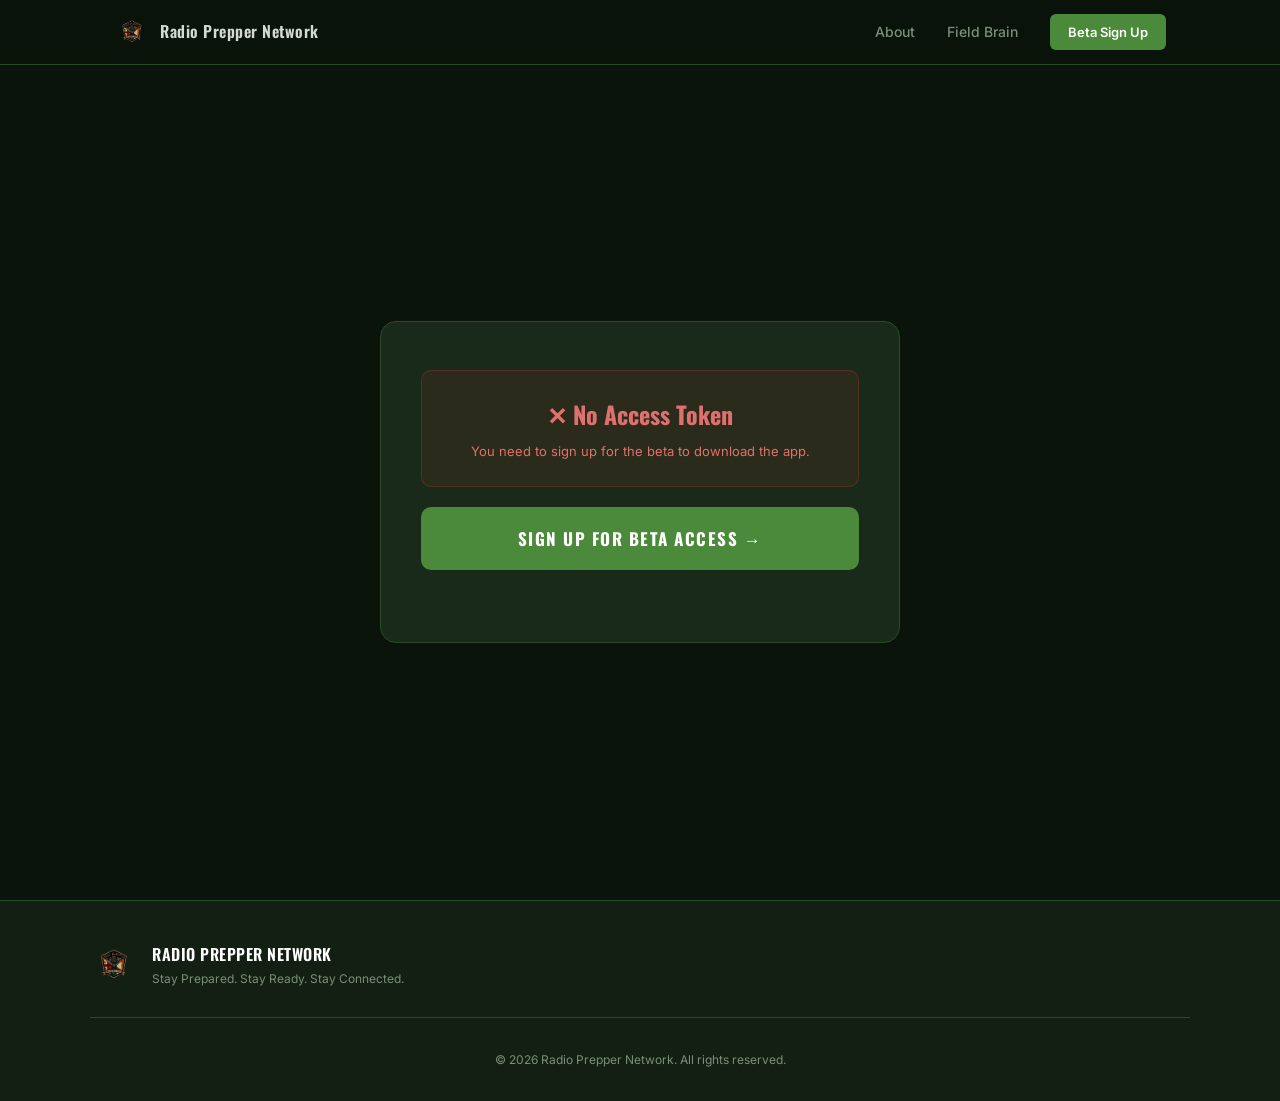
<file: download.html>
<!DOCTYPE html>
<html lang="en">
<head>
    <meta charset="UTF-8">
    <meta name="viewport" content="width=device-width, initial-scale=1.0">
    <title>RPN Field Brain Beta — Download</title>
    <link rel="stylesheet" href="css/style.css">
    <link rel="preconnect" href="https://fonts.googleapis.com">
    <link href="https://fonts.googleapis.com/css2?family=Oswald:wght@400;600;700&family=Inter:wght@400;500;600&display=swap" rel="stylesheet">
    <style>
        .dl-page { padding-top: 64px; min-height: 100vh; display: flex; flex-direction: column; }
        .dl-main {
            flex: 1;
            display: flex;
            align-items: center;
            justify-content: center;
            padding: 60px 24px;
        }
        .dl-card {
            background: var(--green-surface);
            border: 1px solid var(--green-border);
            border-radius: 16px;
            padding: 48px 40px;
            max-width: 520px;
            width: 100%;
            text-align: center;
        }
        .dl-icon { font-size: 56px; margin-bottom: 16px; }
        .dl-badge {
            display: inline-block;
            background: rgba(109,191,90,0.12);
            border: 1px solid var(--green-bright);
            border-radius: 20px;
            padding: 4px 14px;
            font-family: var(--font-heading);
            font-size: 11px;
            font-weight: 600;
            letter-spacing: 2px;
            color: var(--green-bright);
            margin-bottom: 20px;
        }
        .dl-card h1 {
            font-family: var(--font-heading);
            font-size: clamp(22px, 4vw, 30px);
            font-weight: 700;
            color: var(--white);
            text-transform: uppercase;
            letter-spacing: 1px;
            margin-bottom: 12px;
            line-height: 1.2;
        }
        .dl-card .dl-sub {
            font-size: 14px;
            color: var(--text-muted);
            line-height: 1.7;
            margin-bottom: 32px;
        }
        .btn-download {
            display: inline-block;
            background: var(--green-accent);
            color: var(--white);
            border: none;
            border-radius: 10px;
            padding: 18px 40px;
            font-family: var(--font-heading);
            font-size: 17px;
            font-weight: 700;
            letter-spacing: 1.5px;
            text-transform: uppercase;
            cursor: pointer;
            text-decoration: none;
            transition: background 0.2s, transform 0.15s;
            margin-bottom: 24px;
            width: 100%;
            box-sizing: border-box;
        }
        .btn-download:hover { background: var(--green-bright); transform: translateY(-2px); }
        .install-steps {
            background: var(--green-mid);
            border: 1px solid var(--green-border);
            border-radius: 10px;
            padding: 20px 24px;
            text-align: left;
            margin-bottom: 24px;
        }
        .install-steps h3 {
            font-family: var(--font-heading);
            font-size: 13px;
            font-weight: 600;
            letter-spacing: 2px;
            text-transform: uppercase;
            color: var(--text-muted);
            margin-bottom: 12px;
        }
        .install-step {
            display: flex;
            gap: 12px;
            align-items: flex-start;
            margin-bottom: 10px;
            font-size: 13px;
            color: var(--text-muted);
            line-height: 1.5;
        }
        .install-step:last-child { margin-bottom: 0; }
        .install-step-num {
            width: 22px;
            height: 22px;
            background: var(--green-accent);
            border-radius: 50%;
            display: flex;
            align-items: center;
            justify-content: center;
            font-size: 11px;
            font-weight: 700;
            color: var(--white);
            flex-shrink: 0;
            margin-top: 1px;
        }
        .token-box {
            background: #0a140a;
            border: 1px solid #1a2a1a;
            border-radius: 8px;
            padding: 14px 16px;
            font-size: 12px;
            color: #4a6a4a;
            text-align: left;
            line-height: 1.6;
        }
        .token-box strong { color: #5a7a5a; }
        .dl-loading { color: var(--text-muted); font-size: 15px; }
        .dl-error {
            color: #e07070;
            background: rgba(192,57,43,0.1);
            border: 1px solid rgba(192,57,43,0.3);
            border-radius: 10px;
            padding: 24px;
            margin-bottom: 20px;
        }
        .dl-error h2 { font-family: var(--font-heading); margin-bottom: 8px; color: #e07070; }
        .dl-error p { font-size: 13px; line-height: 1.6; }
        @media (max-width: 480px) {
            .dl-card { padding: 32px 20px; }
        }
    </style>
</head>
<body>

<nav class="nav">
    <div class="nav-inner">
        <a href="index.html" class="nav-logo">
            <img src="img/rpn-logo.png" alt="RPN Logo" class="nav-logo-img">
            <span class="nav-logo-text">Radio Prepper Network</span>
        </a>
        <div class="nav-links">
            <a href="index.html#about">About</a>
            <a href="index.html#app">Field Brain</a>
            <a href="beta.html" class="nav-cta">Beta Sign Up</a>
        </div>
    </div>
</nav>

<div class="dl-page">
    <div class="dl-main">
        <div class="dl-card" id="dlCard">
            <div class="dl-loading">&#8987; Verifying your access…</div>
        </div>
    </div>
</div>

<footer class="footer">
    <div class="container">
        <div class="footer-inner">
            <div class="footer-brand">
                <img src="img/rpn-logo.png" alt="RPN" class="footer-logo">
                <div>
                    <div class="footer-name">Radio Prepper Network</div>
                    <div class="footer-tagline">Stay Prepared. Stay Ready. Stay Connected.</div>
                </div>
            </div>
        </div>
        <div class="footer-bottom">
            <p>&copy; 2026 Radio Prepper Network. All rights reserved.</p>
        </div>
    </div>
</footer>

<script>
const API     = 'https://rpn-server.onrender.com';
const APK_PATH = 'apk/rpn-field-brain.apk';

const params = new URLSearchParams(window.location.search);
const token  = params.get('token');

function showError(title, msg) {
    document.getElementById('dlCard').innerHTML =
        '<div class="dl-error"><h2>&#10005; ' + title + '</h2><p>' + msg + '</p></div>'
        + '<a href="beta.html" class="btn-download" style="display:block;text-decoration:none;">Sign up for beta access &rarr;</a>';
}

async function init() {
    if (!token) {
        showError('No Access Token', 'You need to sign up for the beta to download the app.');
        return;
    }

    let data;
    try {
        const res = await fetch(API + '/beta/verify/' + encodeURIComponent(token));
        if (res.status === 404) {
            showError('Invalid or Expired Link', 'This download link is not valid. Please sign up again or contact us if you think this is an error.');
            return;
        }
        if (!res.ok) throw new Error('Server error ' + res.status);
        data = await res.json();
    } catch(err) {
        showError('Connection Error', 'Could not reach the server. Please try again in a moment.');
        return;
    }

    const pageUrl = window.location.origin + window.location.pathname + '?token=' + token;

    document.getElementById('dlCard').innerHTML = `
        <div class="dl-icon">&#128737;</div>
        <div class="dl-badge">&#10003; Beta Access Confirmed</div>
        <h1>Thanks for joining<br>the RPN Beta</h1>
        <p class="dl-sub">Your feedback helps improve the app before the official release. Choose your platform below.</p>

        <div style="display:flex;flex-direction:column;gap:12px;margin-bottom:28px;">
            <a href="apk/rpn-field-brain.apk" class="btn-download" download style="margin-bottom:0;">
                &#128241; Android APK
            </a>
            <a href="exe/rpn-field-brain.exe" class="btn-download" download style="margin-bottom:0;background:#1a3a5a;">
                &#128187; Windows (.exe)
            </a>
            <a href="https://github.com/Scribbz89/rpn-desktop/releases/download/latest-build/rpn-field-brain.AppImage" class="btn-download" download style="margin-bottom:0;background:#2a1a4a;">
                &#128039; Linux (AppImage)
            </a>
        </div>

        <div class="install-steps">
            <h3>Android — how to install</h3>
            <div class="install-step"><div class="install-step-num">1</div><div>Download the APK and open your <strong style="color:var(--text);">Downloads</strong> folder.</div></div>
            <div class="install-step"><div class="install-step-num">2</div><div>Tap <strong style="color:var(--text);">rpn-field-brain.apk</strong> and allow install from unknown sources if prompted.</div></div>
            <div class="install-step"><div class="install-step-num">3</div><div>Tap <strong style="color:var(--text);">Install</strong>, open Field Brain and follow the setup guide.</div></div>
        </div>

        <div style="background:rgba(224,112,112,0.08);border:1px solid rgba(224,112,112,0.3);border-radius:8px;padding:14px 16px;margin-top:12px;font-size:12px;color:#c98a8a;line-height:1.6;text-align:left;">
            <strong style="color:#e07070;">&#9888; Already have Field Brain installed on Android?</strong><br>
            This build uses a new signing key, so Android will <strong style="color:var(--text);">not</strong> install it as an update over your existing app — you'll need to uninstall the old one first. <strong style="color:var(--text);">Your Stockpile, Household, Medications, Checklists, Radio/Mesh logs, Drills and Stocktake data are stored only on your device and will be deleted when you uninstall.</strong>
            Before uninstalling: open the app, go to <strong style="color:var(--text);">More &rarr; Backup</strong>, and save the backup file somewhere safe. After reinstalling, use <strong style="color:var(--text);">More &rarr; Restore</strong> to bring it back. Your account, contacts, groups and logbook are stored on our server and are not affected.
        </div>

        <div class="install-steps" style="margin-top:12px;">
            <h3>Windows — how to install</h3>
            <div class="install-step"><div class="install-step-num">1</div><div>Download the .exe — it's a portable app, no installer needed.</div></div>
            <div class="install-step"><div class="install-step-num">2</div><div>If Windows SmartScreen warns you, click <strong style="color:var(--text);">More info → Run anyway</strong>.</div></div>
            <div class="install-step"><div class="install-step-num">3</div><div>If your antivirus (McAfee, Norton etc.) blocks it, add it to your <strong style="color:var(--text);">exclusions or quarantine restore</strong> — this is a known false positive with unsigned beta apps.</div></div>
            <div class="install-step"><div class="install-step-num">4</div><div>Field Brain will launch. Your data is saved in your user profile.</div></div>
        </div>

        <div style="background:rgba(200,168,75,0.08);border:1px solid rgba(200,168,75,0.3);border-radius:8px;padding:14px 16px;margin-top:12px;font-size:12px;color:#a08848;line-height:1.6;">
            <strong style="color:#c8a84b;">&#9888; Windows antivirus warning</strong><br>
            Because this is a beta build it is not yet code-signed. Windows and some antivirus tools (McAfee, Norton) may flag it as suspicious — this is a false positive. The app is safe. We are working on getting a code signing certificate before the V1 release.
        </div>

        <div class="install-steps" style="margin-top:12px;">
            <h3>Linux — how to install</h3>
            <div class="install-step"><div class="install-step-num">1</div><div>Download the AppImage and make it executable: <code style="color:var(--green-bright);">chmod +x ~/Downloads/rpn-field-brain.AppImage</code></div></div>
            <div class="install-step"><div class="install-step-num">2</div><div>Double-click or run it from terminal.</div></div>
        </div>

        <div class="token-box" style="margin-top:20px;">
            <strong>&#128279; Your personal download link</strong><br>
            Bookmark this page — it's your unique access link for future beta updates.<br>
            <span style="font-size:11px;word-break:break-all;color:#3a5a3a;">${pageUrl}</span>
        </div>
    `;
}

init();
</script>
</body>
</html>
</file>
<file: css/style.css>
﻿/* RPN Website — Main Stylesheet */

*, *::before, *::after { box-sizing: border-box; margin: 0; padding: 0; }

:root {
    --green-dark:   #0a140a;
    --green-mid:    #131f13;
    --green-surface:#1a2a1a;
    --green-border: #2a4a2a;
    --green-accent: #4a8a3a;
    --green-bright: #6dbf5a;
    --text:         #d4d9d4;
    --text-muted:   #7a8f78;
    --gold:         #c8a84b;
    --white:        #ffffff;
    --font-heading: 'Oswald', sans-serif;
    --font-body:    'Inter', sans-serif;
}

html { scroll-behavior: smooth; }

body {
    background: var(--green-dark);
    color: var(--text);
    font-family: var(--font-body);
    font-size: 16px;
    line-height: 1.6;
}

/* ── NAV ── */
.nav {
    position: fixed;
    top: 0; left: 0; right: 0;
    z-index: 1000;
    background: rgba(10,20,10,0.95);
    backdrop-filter: blur(8px);
    border-bottom: 1px solid var(--green-border);
}

.nav-inner {
    max-width: 1100px;
    margin: 0 auto;
    padding: 0 24px;
    height: 64px;
    display: flex;
    align-items: center;
    justify-content: space-between;
}

.nav-logo {
    display: flex;
    align-items: center;
    gap: 10px;
    text-decoration: none;
}

.nav-logo-img {
    width: 36px;
    height: 36px;
    object-fit: contain;
}

.nav-logo-text {
    font-family: var(--font-heading);
    font-size: 16px;
    font-weight: 600;
    color: var(--text);
    letter-spacing: 0.5px;
}

.nav-links {
    display: flex;
    align-items: center;
    gap: 32px;
}

.nav-links a {
    color: var(--text-muted);
    text-decoration: none;
    font-size: 14px;
    font-weight: 500;
    transition: color 0.2s;
}

.nav-links a:hover { color: var(--text); }

.nav-cta {
    background: var(--green-accent);
    color: var(--white) !important;
    padding: 8px 18px;
    border-radius: 6px;
    font-weight: 600 !important;
    font-size: 13px !important;
}

.nav-cta:hover { background: var(--green-bright); }

.nav-hamburger {
    display: none;
    flex-direction: column;
    gap: 5px;
    background: none;
    border: none;
    cursor: pointer;
    padding: 4px;
}

.nav-hamburger span {
    display: block;
    width: 24px;
    height: 2px;
    background: var(--text);
    border-radius: 2px;
}

.nav-mobile {
    display: none;
    flex-direction: column;
    background: var(--green-mid);
    border-top: 1px solid var(--green-border);
    padding: 12px 24px 20px;
}

.nav-mobile a {
    color: var(--text);
    text-decoration: none;
    font-size: 15px;
    padding: 10px 0;
    border-bottom: 1px solid var(--green-border);
}

.nav-mobile a:last-child { border-bottom: none; }
.nav-mobile.open { display: flex; }

/* ── HERO ── */
.hero {
    position: relative;
    min-height: 100vh;
    display: flex;
    align-items: center;
    justify-content: center;
    text-align: center;
    padding: 80px 24px 80px;
    overflow: hidden;
    background: #080e08;
}

/* Atmospheric layered background */
.hero::before {
    content: '';
    position: absolute;
    inset: 0;
    background:
        radial-gradient(ellipse 80% 60% at 50% 30%, rgba(74,138,58,0.12) 0%, transparent 70%),
        radial-gradient(ellipse 100% 50% at 50% 100%, rgba(10,20,10,0.95) 0%, transparent 60%),
        repeating-linear-gradient(0deg, transparent, transparent 60px, rgba(42,74,42,0.04) 60px, rgba(42,74,42,0.04) 61px),
        repeating-linear-gradient(90deg, transparent, transparent 60px, rgba(42,74,42,0.04) 60px, rgba(42,74,42,0.04) 61px);
    pointer-events: none;
}

/* Spotlight glow behind logo */
.hero::after {
    content: '';
    position: absolute;
    top: 10%;
    left: 50%;
    transform: translateX(-50%);
    width: 500px;
    height: 500px;
    background: radial-gradient(ellipse, rgba(200,168,75,0.06) 0%, transparent 70%);
    pointer-events: none;
}

.hero-overlay {
    position: absolute;
    inset: 0;
    background: linear-gradient(to bottom, rgba(8,14,8,0.3) 0%, transparent 40%, rgba(8,14,8,0.7) 100%);
    pointer-events: none;
}

.hero-inner {
    position: relative;
    z-index: 1;
    max-width: 680px;
    display: flex;
    flex-direction: column;
    align-items: center;
}

.hero-logo {
    width: 240px;
    height: 240px;
    object-fit: contain;
    margin-bottom: 28px;
    filter: drop-shadow(0 8px 48px rgba(200,168,75,0.5)) drop-shadow(0 0 24px rgba(74,138,58,0.35));
}

.hero-tagline {
    font-family: var(--font-heading);
    font-size: clamp(13px, 2.2vw, 17px);
    color: var(--gold);
    letter-spacing: 4px;
    text-transform: uppercase;
    margin-bottom: 18px;
}

.hero-sub {
    font-size: clamp(14px, 1.8vw, 16px);
    color: var(--text-muted);
    line-height: 1.8;
    margin-bottom: 40px;
    max-width: 520px;
}

.hero-btns {
    display: flex;
    gap: 14px;
    justify-content: center;
    flex-wrap: nowrap;
}

.hero-scroll {
    position: absolute;
    bottom: 32px;
    left: 50%;
    transform: translateX(-50%);
    color: var(--text-muted);
    font-size: 18px;
    opacity: 0.6;
    animation: bounce 2.5s ease-in-out infinite;
}

@keyframes bounce {
    0%, 100% { transform: translateX(-50%) translateY(0); opacity: 0.6; }
    50% { transform: translateX(-50%) translateY(8px); opacity: 1; }
}

@media (max-width: 480px) {
    .hero-btns { flex-wrap: wrap; }
    .hero-logo { width: 180px; height: 180px; }
}

/* ── BUTTONS ── */
.btn {
    display: inline-block;
    padding: 14px 28px;
    border-radius: 6px;
    font-family: var(--font-heading);
    font-size: 15px;
    font-weight: 600;
    letter-spacing: 1px;
    text-transform: uppercase;
    text-decoration: none;
    cursor: pointer;
    transition: all 0.2s;
}

.btn-primary {
    background: var(--green-accent);
    color: var(--white);
    border: 2px solid var(--green-accent);
}

.btn-primary:hover {
    background: var(--green-bright);
    border-color: var(--green-bright);
    transform: translateY(-1px);
}

.btn-outline {
    background: transparent;
    color: var(--text);
    border: 2px solid var(--green-border);
}

.btn-outline:hover {
    border-color: var(--green-accent);
    color: var(--green-bright);
}

.btn-large {
    padding: 18px 40px;
    font-size: 17px;
}

/* ── SECTIONS ── */
.section {
    padding: 90px 24px;
}

.section-dark {
    background: var(--green-mid);
}

.section-accent {
    background: linear-gradient(135deg, #0d1a0d 0%, #111e11 100%);
    border-top: 1px solid var(--green-border);
    border-bottom: 1px solid var(--green-border);
}

.container {
    max-width: 1100px;
    margin: 0 auto;
}

.container-narrow {
    max-width: 700px;
}

.section-label {
    font-family: var(--font-heading);
    font-size: 12px;
    font-weight: 600;
    letter-spacing: 3px;
    text-transform: uppercase;
    color: var(--green-bright);
    margin-bottom: 10px;
}

.section-title {
    font-family: var(--font-heading);
    font-size: clamp(26px, 4vw, 42px);
    font-weight: 700;
    color: var(--white);
    letter-spacing: 1px;
    text-transform: uppercase;
    margin-bottom: 16px;
    line-height: 1.15;
}

.section-intro {
    font-size: 16px;
    color: var(--text-muted);
    line-height: 1.8;
    max-width: 680px;
    margin-bottom: 52px;
}

/* ── PILLARS ── */
.pillars {
    display: grid;
    grid-template-columns: repeat(auto-fit, minmax(220px, 1fr));
    gap: 24px;
}

.pillar {
    background: var(--green-surface);
    border: 1px solid var(--green-border);
    border-radius: 12px;
    padding: 28px 24px;
    transition: border-color 0.2s, transform 0.2s;
}

.pillar:hover {
    border-color: var(--green-accent);
    transform: translateY(-2px);
}

.pillar-icon {
    font-size: 32px;
    margin-bottom: 14px;
}

.pillar h3 {
    font-family: var(--font-heading);
    font-size: 18px;
    font-weight: 600;
    color: var(--white);
    letter-spacing: 0.5px;
    margin-bottom: 8px;
    text-transform: uppercase;
}

.pillar p {
    font-size: 13px;
    color: var(--text-muted);
    line-height: 1.7;
}

/* ── FEATURES ── */
.features {
    display: grid;
    grid-template-columns: repeat(auto-fit, minmax(300px, 1fr));
    gap: 20px;
    margin-bottom: 40px;
}

.feature {
    display: flex;
    gap: 16px;
    background: var(--green-surface);
    border: 1px solid var(--green-border);
    border-radius: 10px;
    padding: 20px;
    transition: border-color 0.2s;
}

.feature:hover { border-color: var(--green-accent); }

.feature-icon {
    font-size: 28px;
    flex-shrink: 0;
    margin-top: 2px;
}

.feature-body h4 {
    font-family: var(--font-heading);
    font-size: 16px;
    font-weight: 600;
    color: var(--white);
    text-transform: uppercase;
    letter-spacing: 0.5px;
    margin-bottom: 6px;
}

.feature-body p {
    font-size: 13px;
    color: var(--text-muted);
    line-height: 1.7;
}

.app-badges {
    text-align: center;
}

.badge-note {
    display: inline-block;
    background: var(--green-surface);
    border: 1px solid var(--green-border);
    border-radius: 20px;
    padding: 8px 20px;
    font-size: 13px;
    color: var(--green-bright);
    font-weight: 600;
    letter-spacing: 1px;
}

/* ── DOWNLOAD ── */
.download-box {
    background: var(--green-surface);
    border: 1px solid var(--green-border);
    border-radius: 14px;
    padding: 40px 32px;
    text-align: center;
    margin-bottom: 24px;
}

.download-icon {
    font-size: 48px;
    margin-bottom: 16px;
}

.download-box h3 {
    font-family: var(--font-heading);
    font-size: 22px;
    font-weight: 700;
    color: var(--white);
    text-transform: uppercase;
    letter-spacing: 1px;
    margin-bottom: 10px;
}

.download-box p {
    font-size: 14px;
    color: var(--text-muted);
    margin-bottom: 24px;
    max-width: 420px;
    margin-left: auto;
    margin-right: auto;
}

.download-note {
    margin-top: 24px;
    background: var(--green-mid);
    border: 1px solid var(--green-border);
    border-radius: 8px;
    padding: 16px 20px;
    font-size: 13px;
    color: var(--text-muted);
    line-height: 1.9;
    text-align: left;
    max-width: 380px;
    margin-left: auto;
    margin-right: auto;
}

.download-note strong { color: var(--text); }

.coming-soon {
    text-align: center;
    font-size: 13px;
    color: var(--text-muted);
}

/* ── JOIN STEPS ── */
.join-steps {
    display: flex;
    flex-direction: column;
    gap: 16px;
}

.join-step {
    display: flex;
    gap: 20px;
    align-items: flex-start;
    background: var(--green-surface);
    border: 1px solid var(--green-border);
    border-radius: 10px;
    padding: 20px 24px;
    transition: border-color 0.2s;
}

.join-step:hover { border-color: var(--green-accent); }

.step-num {
    width: 36px;
    height: 36px;
    background: var(--green-accent);
    border-radius: 50%;
    display: flex;
    align-items: center;
    justify-content: center;
    font-family: var(--font-heading);
    font-size: 16px;
    font-weight: 700;
    color: var(--white);
    flex-shrink: 0;
}

.step-body h4 {
    font-family: var(--font-heading);
    font-size: 16px;
    font-weight: 600;
    color: var(--white);
    text-transform: uppercase;
    letter-spacing: 0.5px;
    margin-bottom: 4px;
}

.step-body p {
    font-size: 13px;
    color: var(--text-muted);
    line-height: 1.6;
}

/* ── FOOTER ── */
.footer {
    background: var(--green-mid);
    border-top: 1px solid var(--green-border);
    padding: 40px 24px 32px;
}

.footer-inner {
    display: flex;
    align-items: center;
    justify-content: space-between;
    flex-wrap: wrap;
    gap: 24px;
    margin-bottom: 32px;
    padding-bottom: 28px;
    border-bottom: 1px solid var(--green-border);
}

.footer-brand {
    display: flex;
    align-items: center;
    gap: 14px;
}

.footer-logo {
    width: 48px;
    height: 48px;
    object-fit: contain;
}

.footer-name {
    font-family: var(--font-heading);
    font-size: 16px;
    font-weight: 600;
    color: var(--white);
    letter-spacing: 0.5px;
    text-transform: uppercase;
}

.footer-tagline {
    font-size: 12px;
    color: var(--text-muted);
    margin-top: 2px;
}

.footer-links {
    display: flex;
    gap: 24px;
    flex-wrap: wrap;
}

.footer-links a {
    color: var(--text-muted);
    text-decoration: none;
    font-size: 13px;
    transition: color 0.2s;
}

.footer-links a:hover { color: var(--green-bright); }

.footer-bottom {
    text-align: center;
    font-size: 12px;
    color: var(--text-muted);
}

/* ── RESPONSIVE ── */
@media (max-width: 768px) {
    .nav-links { display: none; }
    .nav-hamburger { display: flex; }

    .hero-btns { flex-direction: column; align-items: center; }
    .btn { width: 100%; max-width: 320px; text-align: center; }

    .section { padding: 64px 20px; }

    .pillars { grid-template-columns: 1fr; }
    .features { grid-template-columns: 1fr; }

    .footer-inner { flex-direction: column; align-items: flex-start; }
    .footer-links { gap: 16px; }
}

@media (max-width: 480px) {
    .download-box { padding: 28px 20px; }
    .join-step { padding: 16px; }
}

/* ── PHONE MOCKUP ── */
.app-preview {
    display: grid;
    grid-template-columns: 320px 1fr;
    gap: 60px;
    align-items: start;
    margin-bottom: 40px;
}

.phone-mockup {
    display: flex;
    justify-content: center;
    position: sticky;
    top: 84px;
}

.phone-frame {
    width: 280px;
    background: #0a140a;
    border: 2px solid #c8a84b;
    border-radius: 32px;
    padding: 10px;
    box-shadow: 0 0 40px rgba(200,168,75,0.25), 0 0 0 4px #1a2a1a;
}

.phone-status-bar {
    font-family: 'Oswald', sans-serif;
    font-size: 10px;
    font-weight: 700;
    color: #c8a84b;
    letter-spacing: 2px;
    text-align: center;
    padding: 6px 0 4px;
    border-bottom: 1px solid #2a4a2a;
    margin-bottom: 0;
}

.phone-screen {
    background: #0e1a0e;
    border-radius: 22px;
    padding: 12px 10px 8px;
}

.mock-title {
    font-family: 'Oswald', sans-serif;
    font-size: 18px;
    font-weight: 700;
    color: #6dbf5a;
    text-align: center;
    letter-spacing: 3px;
    margin-bottom: 2px;
}

.mock-sub {
    font-size: 9px;
    color: #7a8f78;
    text-align: center;
    letter-spacing: 1px;
    margin-bottom: 10px;
}

.mock-cards {
    display: grid;
    grid-template-columns: 1fr 1fr;
    gap: 6px;
    margin-bottom: 10px;
}

.mock-card {
    border-radius: 8px;
    padding: 8px 6px;
    text-align: center;
    border: 1px solid;
}

.mock-card-amber { border-color: #c8a84b; background: rgba(200,168,75,0.08); }
.mock-card-green  { border-color: #6dbf5a; background: rgba(109,191,90,0.08); }
.mock-card-red    { border-color: #d9534f; background: rgba(217,83,79,0.08); }

.mock-card-val {
    font-family: 'Oswald', sans-serif;
    font-size: 16px;
    font-weight: 700;
    color: #c8a84b;
    line-height: 1;
    margin-bottom: 2px;
}

.mock-card-green .mock-card-val { color: #6dbf5a; }
.mock-card-red .mock-card-val { color: #d9534f; }

.mock-card-label {
    font-size: 7px;
    color: #7a8f78;
    letter-spacing: 1px;
    text-transform: uppercase;
}

.mock-journey {
    background: #131f13;
    border-radius: 6px;
    padding: 7px 8px;
    margin-bottom: 8px;
}

.mock-journey-label {
    font-size: 7px;
    color: #7a8f78;
    letter-spacing: 1px;
    text-transform: uppercase;
    margin-bottom: 6px;
}

.mock-milestones {
    display: flex;
    gap: 4px;
}

.mock-ms {
    flex: 1;
    text-align: center;
    padding: 5px 3px;
    border-radius: 5px;
    border: 1px solid;
}

.mock-ms-done   { border-color: #4a8a3a; background: rgba(74,138,58,0.2); }
.mock-ms-active { border-color: #c8a84b; background: rgba(200,168,75,0.1); }
.mock-ms-locked { border-color: #2a4a2a; background: transparent; }

.mock-ms-icon {
    font-size: 10px;
    color: #6dbf5a;
    line-height: 1;
    margin-bottom: 2px;
}

.mock-ms-active .mock-ms-icon { color: #c8a84b; }
.mock-ms-locked .mock-ms-icon { color: #3a5a3a; }

.mock-ms-name {
    font-size: 8px;
    font-weight: 700;
    color: #d4d9d4;
    line-height: 1.2;
}

.mock-ms-locked .mock-ms-name { color: #4a6a4a; }

.mock-ms-days {
    font-size: 7px;
    color: #7a8f78;
}

.mock-emergency {
    background: rgba(200,168,75,0.08);
    border: 1px solid #c8a84b;
    border-radius: 6px;
    padding: 6px;
    font-size: 8px;
    font-weight: 700;
    color: #c8a84b;
    text-align: center;
    letter-spacing: 0.5px;
    margin-bottom: 8px;
}

.mock-nav {
    display: flex;
    justify-content: space-around;
    border-top: 1px solid #2a4a2a;
    padding-top: 6px;
}

.mock-nav-item {
    font-size: 12px;
    text-align: center;
    color: #4a6a4a;
    line-height: 1.3;
}

.mock-nav-item span {
    display: block;
    font-size: 6px;
    letter-spacing: 0.5px;
    text-transform: uppercase;
    margin-top: 1px;
}

.mock-nav-active { color: #6dbf5a; }

.features-compact {
    margin-bottom: 0;
}

@media (max-width: 900px) {
    .app-preview {
        grid-template-columns: 1fr;
    }
    .phone-mockup {
        position: static;
    }
}
</file>
